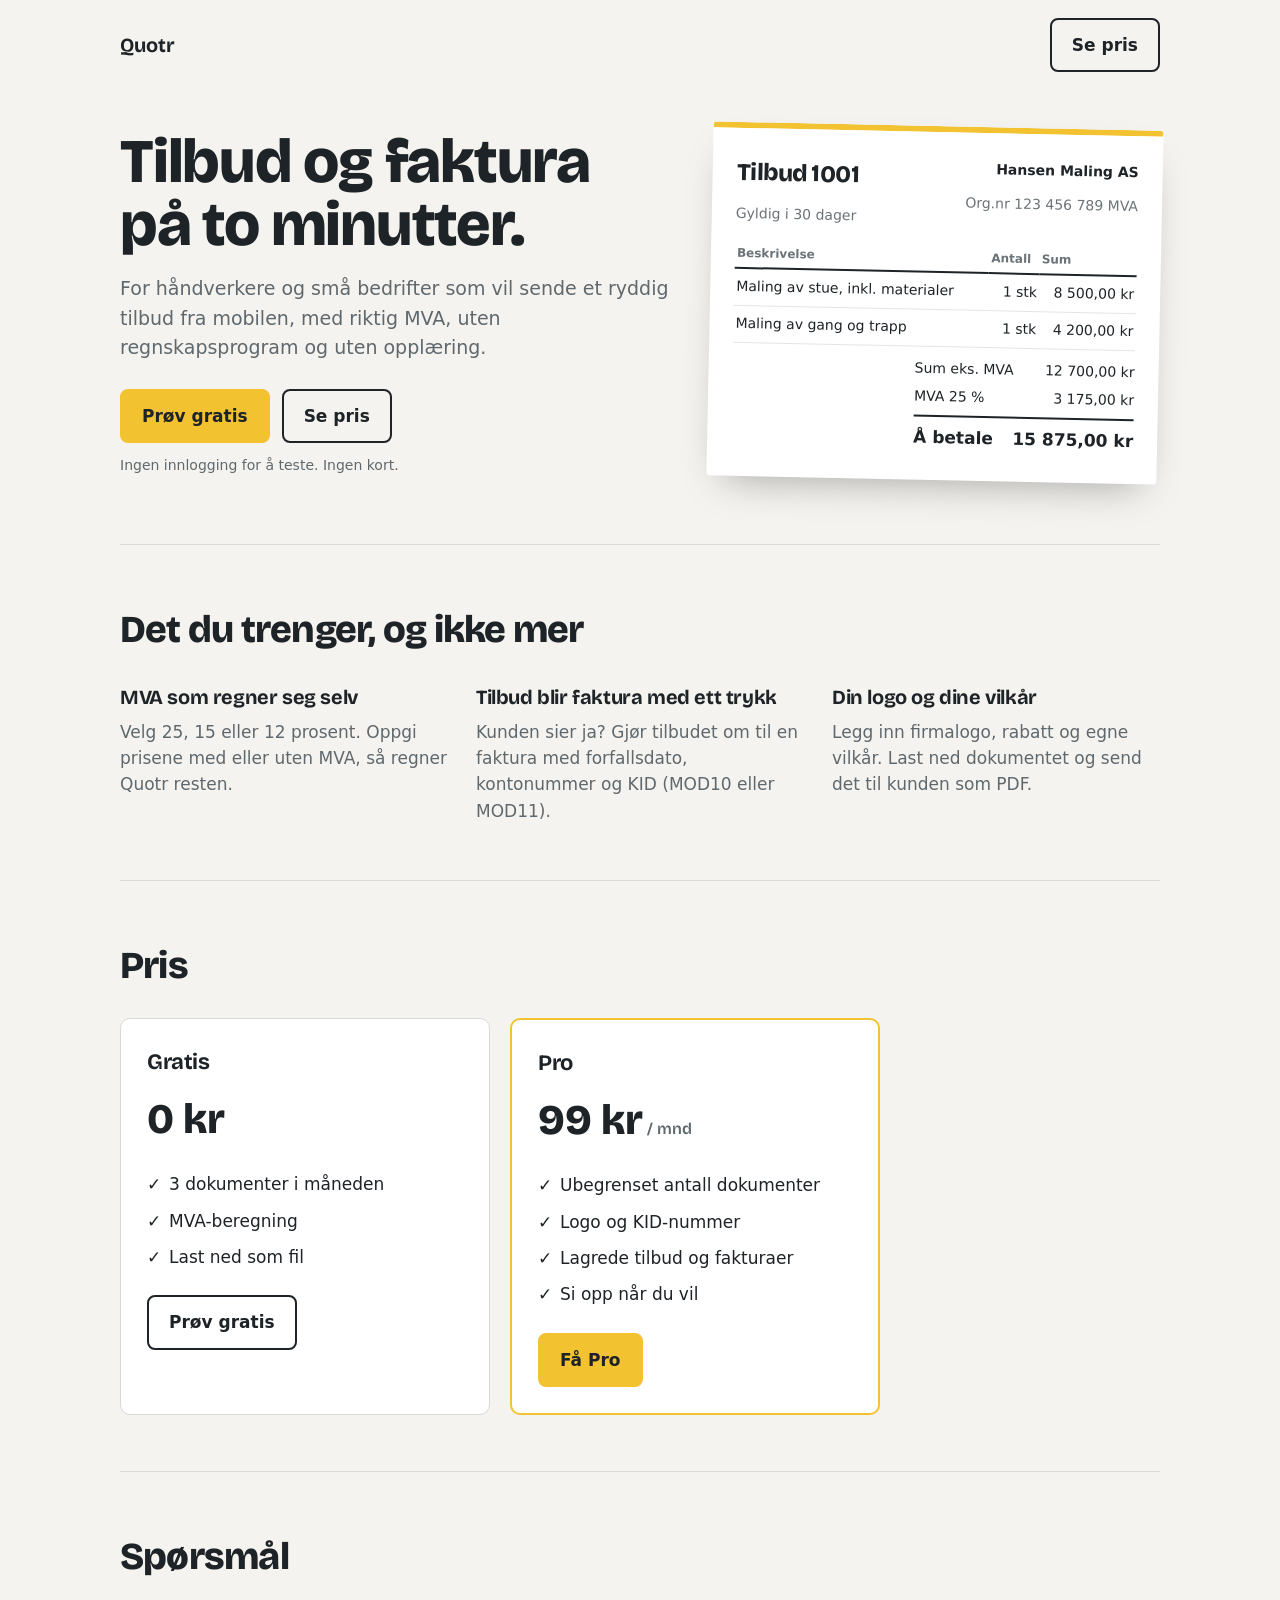
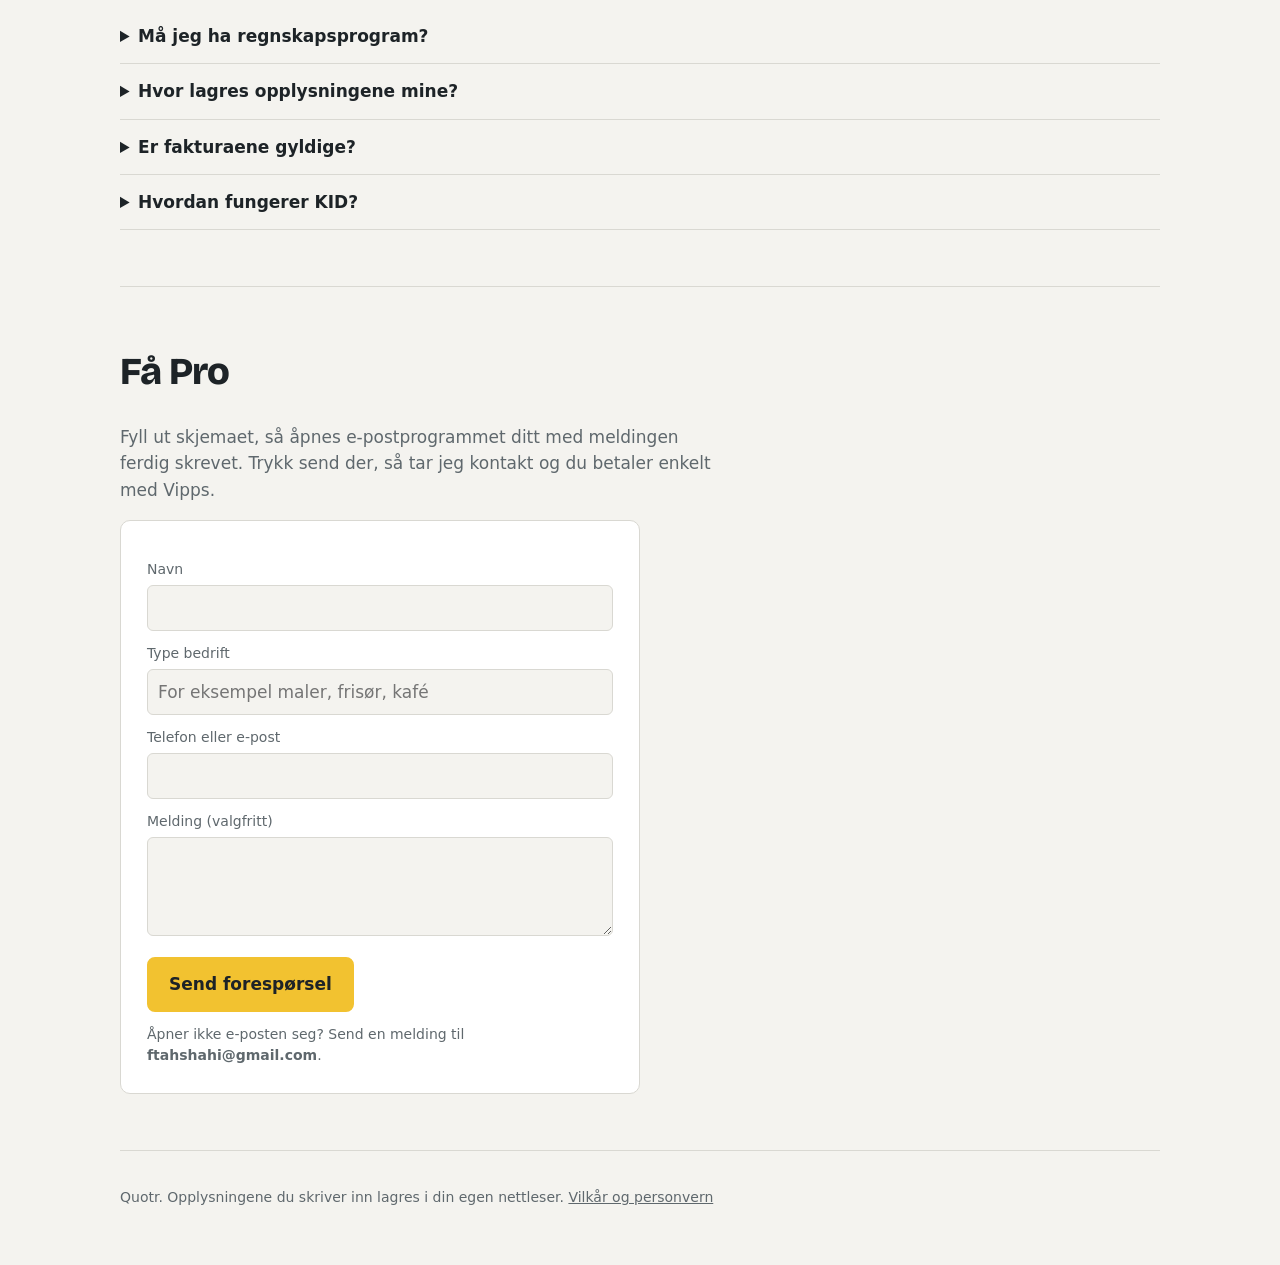
<file: salgsside.html>
<!DOCTYPE html>
<html lang="no">
<head>
<meta charset="utf-8">
<meta name="viewport" content="width=device-width, initial-scale=1, viewport-fit=cover">
<title>Quotr – tilbud og faktura på 2 minutter</title>
<link rel="stylesheet" href="https://fonts.googleapis.com/css2?family=Bricolage+Grotesque:wght@600;800&display=swap">
<style>
:root{--bg:#f4f3ef;--panel:#fff;--ink:#1d2327;--mut:#5f686d;--line:#d9d8d2;--acc:#f2c230;--accink:#1d2327;box-sizing:border-box;padding-top:env(safe-area-inset-top,0px);padding-bottom:env(safe-area-inset-bottom,0px)}
@media (prefers-color-scheme:dark){:root:not([data-theme="light"]){--bg:#171a1c;--panel:#22272a;--ink:#eceae4;--mut:#a0a8ad;--line:#383e42}}
:root[data-theme="dark"]{--bg:#171a1c;--panel:#22272a;--ink:#eceae4;--mut:#a0a8ad;--line:#383e42}
*{box-sizing:border-box}html{scroll-padding-top:env(safe-area-inset-top,0px);scroll-behavior:smooth}
body{margin:0;background:var(--bg);color:var(--ink);font:17px/1.55 system-ui,-apple-system,"Segoe UI",sans-serif}
h1,h2,h3{font-family:"Bricolage Grotesque",system-ui,sans-serif;margin:0;letter-spacing:-.02em}
.w{max-width:1080px;margin:auto;padding:0 20px}
nav{display:flex;justify-content:space-between;align-items:center;padding:18px 0}
nav b{font-family:"Bricolage Grotesque",system-ui,sans-serif;font-size:20px}
.btn{display:inline-block;background:var(--acc);color:var(--accink);border-radius:8px;padding:12px 20px;font-weight:700;text-decoration:none;border:2px solid var(--acc)}
.btn.o{background:transparent;color:var(--ink);border-color:var(--ink)}
.btn:focus-visible,a:focus-visible{outline:3px solid var(--ink);outline-offset:2px}
.hero{display:grid;grid-template-columns:1.1fr .9fr;gap:40px;align-items:center;padding:36px 0 64px}
@media(max-width:820px){.hero{grid-template-columns:1fr}}
h1{font-size:clamp(36px,6vw,62px);font-weight:800;line-height:1.02}
.hero p{color:var(--mut);font-size:19px;max-width:46ch;margin:18px 0 26px}
.cta{display:flex;gap:12px;flex-wrap:wrap}
.hero small{display:block;margin-top:12px;color:var(--mut);font-size:14px}
.doc{background:#fff;color:#1d2327;border-radius:4px;padding:26px 24px;font-size:14px;border-top:6px solid var(--acc);box-shadow:0 18px 40px -18px rgba(0,0,0,.35);transform:rotate(1.2deg)}
@media(max-width:820px){.doc{transform:none}}
.doc .h{display:flex;justify-content:space-between;gap:12px;margin-bottom:14px}
.doc h3{font-size:24px;font-weight:800}
.doc small{color:#6b7378}
.doc table{width:100%;border-collapse:collapse;margin:8px 0}
.doc th{text-align:left;font-size:12px;color:#6b7378;border-bottom:2px solid #1d2327;padding:5px 2px}
.doc td{padding:7px 2px;border-bottom:1px solid #e6e5e0}
.r{text-align:right;white-space:nowrap}
.tot{margin-left:auto;width:220px}.tot div{display:flex;justify-content:space-between;padding:3px 0}
.tot .big{border-top:2px solid #1d2327;margin-top:5px;padding-top:7px;font-weight:800;font-size:17px}
section{padding:56px 0;border-top:1px solid var(--line)}
h2{font-size:clamp(26px,4vw,38px);font-weight:800;margin-bottom:22px}
.feat{display:grid;grid-template-columns:repeat(3,1fr);gap:28px}
@media(max-width:820px){.feat{grid-template-columns:1fr}}
.feat h3{font-size:20px;margin-bottom:6px}.feat p{margin:0;color:var(--mut)}
.price{display:grid;grid-template-columns:repeat(2,minmax(0,1fr));gap:20px;max-width:760px}
@media(max-width:620px){.price{grid-template-columns:1fr}}
.card{background:var(--panel);border:1px solid var(--line);border-radius:10px;padding:26px}
.card.pro{border:2px solid var(--acc)}
.card h3{font-size:22px}.amt{font-family:"Bricolage Grotesque",system-ui,sans-serif;font-size:42px;font-weight:800;margin:8px 0 14px}
.amt span{font-size:16px;font-weight:600;color:var(--mut)}
.card ul{list-style:none;padding:0;margin:0 0 20px}.card li{padding:5px 0 5px 22px;position:relative}
.card li::before{content:"✓";position:absolute;left:0;font-weight:800}
details{border-bottom:1px solid var(--line);padding:14px 0}summary{font-weight:700;cursor:pointer}
details p{color:var(--mut);margin:8px 0 0;max-width:62ch}
label{display:block;font-size:14px;color:var(--mut);margin:12px 0 4px}input,textarea{width:100%;font:inherit;color:var(--ink);background:var(--bg);border:1px solid var(--line);border-radius:6px;padding:9px 10px}input:focus,textarea:focus{outline:3px solid var(--acc)}.hint{font-size:14px;color:var(--mut);margin:12px 0 0}
footer{padding:36px 0 56px;color:var(--mut);font-size:14px;border-top:1px solid var(--line)}
</style>
</head>
<body>
<div class="w">
<nav><b>Quotr</b><a class="btn o" href="#pris">Se pris</a></nav>

<div class="hero">
  <div>
    <h1>Tilbud og faktura på to minutter.</h1>
    <p>For håndverkere og små bedrifter som vil sende et ryddig tilbud fra mobilen, med riktig MVA, uten regnskapsprogram og uten opplæring.</p>
    <div class="cta"><a class="btn" href="https://claude.ai/artifact/L4KUrr1WWBJzBv1vRMBDEv" target="_blank" rel="noopener">Prøv gratis</a><a class="btn o" href="#pris">Se pris</a></div>
    <small>Ingen innlogging for å teste. Ingen kort.</small>
  </div>
  <div class="doc" aria-label="Eksempel på tilbud">
    <div class="h"><div><h3>Tilbud 1001</h3><small>Gyldig i 30 dager</small></div><div class="r"><b>Hansen Maling AS</b><br><small>Org.nr 123 456 789 MVA</small></div></div>
    <table><thead><tr><th>Beskrivelse</th><th class="r">Antall</th><th class="r">Sum</th></tr></thead><tbody>
      <tr><td>Maling av stue, inkl. materialer</td><td class="r">1 stk</td><td class="r">8 500,00 kr</td></tr>
      <tr><td>Maling av gang og trapp</td><td class="r">1 stk</td><td class="r">4 200,00 kr</td></tr>
    </tbody></table>
    <div class="tot"><div><span>Sum eks. MVA</span><span>12 700,00 kr</span></div><div><span>MVA 25 %</span><span>3 175,00 kr</span></div><div class="big"><span>Å betale</span><span>15 875,00 kr</span></div></div>
  </div>
</div>

<section>
  <h2>Det du trenger, og ikke mer</h2>
  <div class="feat">
    <div><h3>MVA som regner seg selv</h3><p>Velg 25, 15 eller 12 prosent. Oppgi prisene med eller uten MVA, så regner Quotr resten.</p></div>
    <div><h3>Tilbud blir faktura med ett trykk</h3><p>Kunden sier ja? Gjør tilbudet om til en faktura med forfallsdato, kontonummer og KID (MOD10 eller MOD11).</p></div>
    <div><h3>Din logo og dine vilkår</h3><p>Legg inn firmalogo, rabatt og egne vilkår. Last ned dokumentet og send det til kunden som PDF.</p></div>
  </div>
</section>

<section id="pris">
  <h2>Pris</h2>
  <div class="price">
    <div class="card"><h3>Gratis</h3><div class="amt">0 kr</div>
      <ul><li>3 dokumenter i måneden</li><li>MVA-beregning</li><li>Last ned som fil</li></ul>
      <a class="btn o" href="https://claude.ai/artifact/L4KUrr1WWBJzBv1vRMBDEv" target="_blank" rel="noopener">Prøv gratis</a></div>
    <div class="card pro"><h3>Pro</h3><div class="amt">99 kr<span> / mnd</span></div>
      <ul><li>Ubegrenset antall dokumenter</li><li>Logo og KID-nummer</li><li>Lagrede tilbud og fakturaer</li><li>Si opp når du vil</li></ul>
      <a class="btn" href="#kontakt">Få Pro</a></div>
  </div>
</section>

<section>
  <h2>Spørsmål</h2>
  <details><summary>Må jeg ha regnskapsprogram?</summary><p>Nei. Quotr er et enkelt verktøy for å lage tilbud og faktura. Du kan bruke det ved siden av regnskapsprogrammet du har, eller uten.</p></details>
  <details><summary>Hvor lagres opplysningene mine?</summary><p>I nettleseren din, på din egen enhet. Bytter du telefon eller tømmer nettleseren, kan lagrede dokumenter forsvinne, så last ned viktige fakturaer.</p></details>
  <details><summary>Er fakturaene gyldige?</summary><p>Malen er laget for vanlige norske tilbud og fakturaer med MVA. Du er selv ansvarlig for at innholdet stemmer, og bør spørre regnskapsføreren din hvis du er usikker.</p></details>
  <details><summary>Hvordan fungerer KID?</summary><p>Du trenger en KID-avtale med banken din. Velg MOD10 eller MOD11 etter hva banken godtar, så lager Quotr nummeret ut fra fakturanummeret.</p></details>
</section>

<section id="kontakt">
  <h2>Få Pro</h2>
  <p style="max-width:56ch;color:var(--mut)">Fyll ut skjemaet, så åpnes e-postprogrammet ditt med meldingen ferdig skrevet. Trykk send der, så tar jeg kontakt og du betaler enkelt med Vipps.</p>
  <div class="card" style="max-width:520px">
    <label for="n">Navn</label><input id="n" autocomplete="name">
    <label for="b">Type bedrift</label><input id="b" placeholder="For eksempel maler, frisør, kafé">
    <label for="t">Telefon eller e-post</label><input id="t" autocomplete="tel">
    <label for="m">Melding (valgfritt)</label><textarea id="m" rows="3"></textarea>
    <a class="btn" id="send" href="mailto:ftahshahi@gmail.com" target="_blank" rel="noopener" style="margin-top:14px">Send forespørsel</a>
    <p class="hint">Åpner ikke e-posten seg? Send en melding til <b>ftahshahi@gmail.com</b>.</p>
  </div>
</section>
<footer>Quotr. Opplysningene du skriver inn lagres i din egen nettleser. <a href="https://claude.ai/artifact/4ejVyZ3BKPWQknSrwa362d" target="_blank" rel="noopener" style="color:inherit">Vilkår og personvern</a></footer>
</div>
<script>
(function(){var g=function(i){return document.getElementById(i)};
function upd(){var body="Navn: "+g("n").value+"\nBedrift: "+g("b").value+"\nTelefon/e-post: "+g("t").value+"\n\n"+g("m").value;
g("send").href="mailto:ftahshahi@gmail.com?subject="+encodeURIComponent("Ønsker Quotr Pro")+"&body="+encodeURIComponent(body)}
["n","b","t","m"].forEach(function(i){g(i).addEventListener("input",upd)});upd()})();
</script>
</body>
</html>
</file>
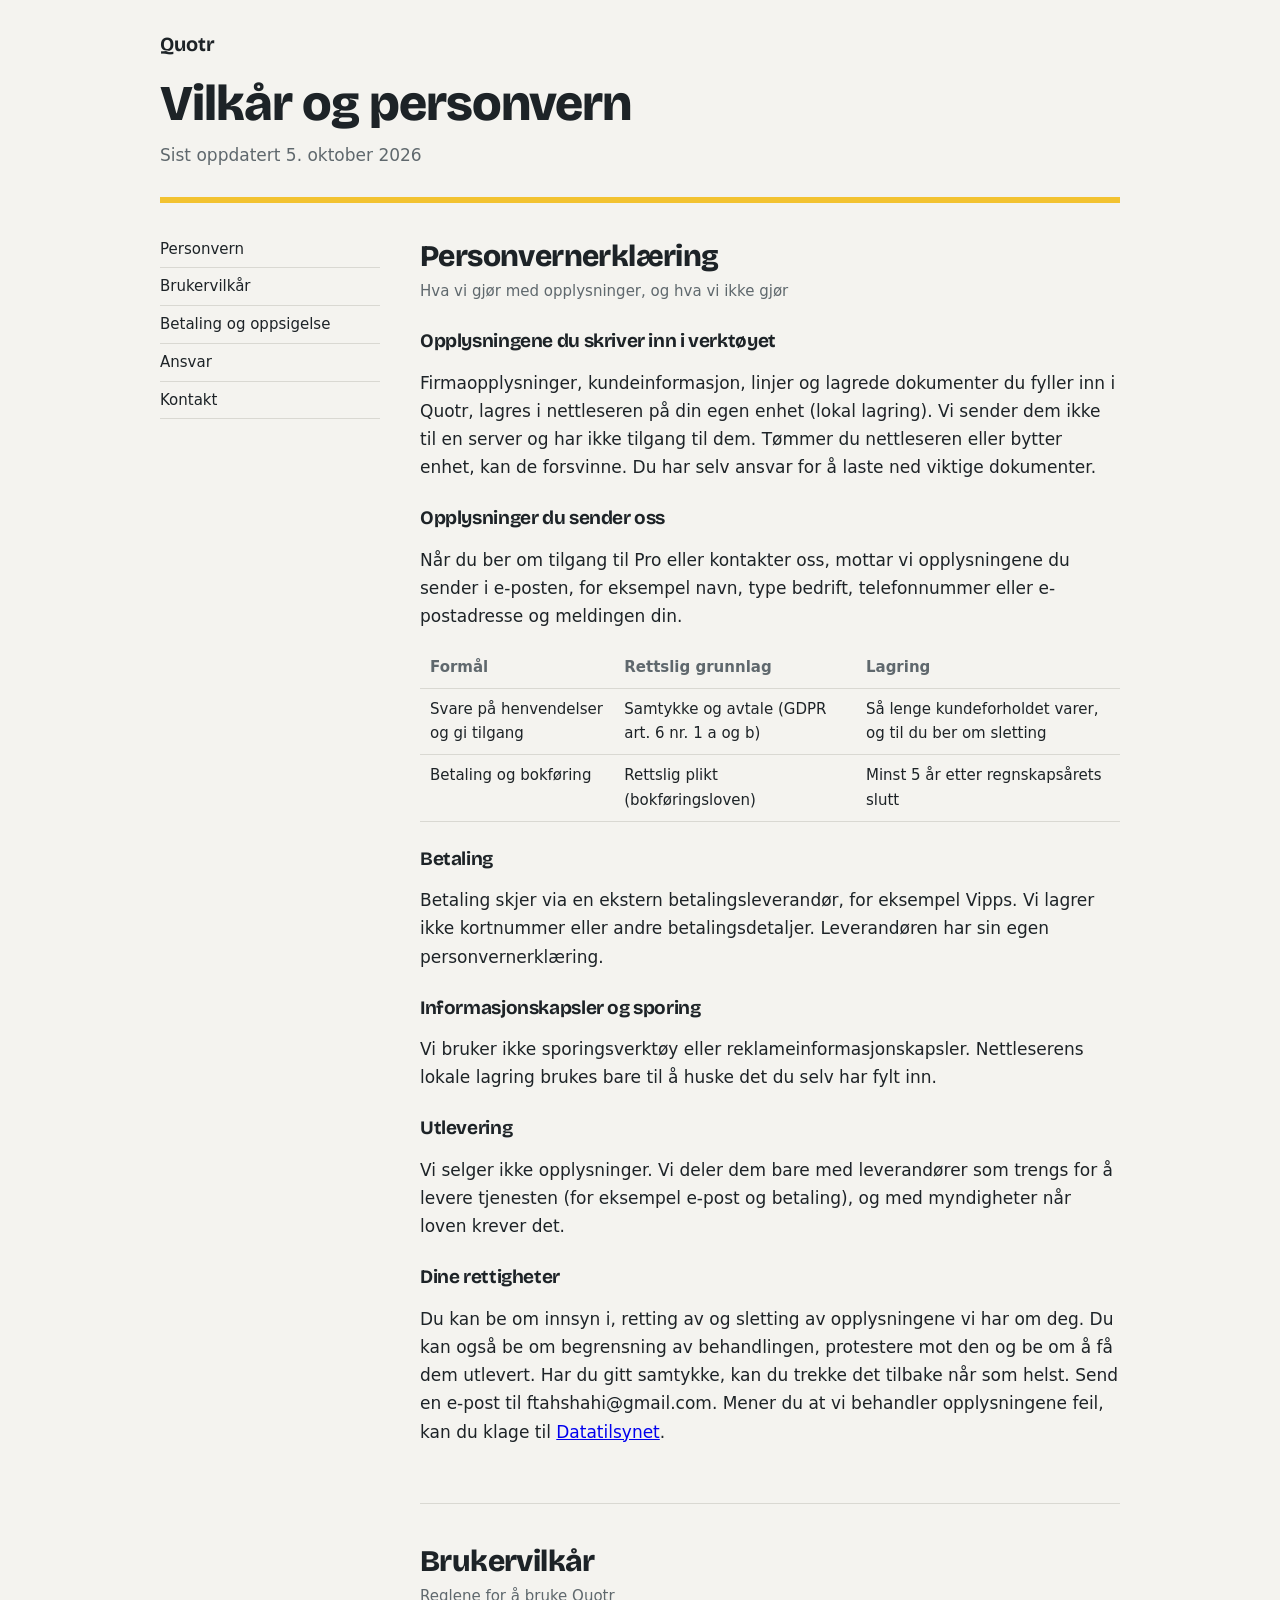
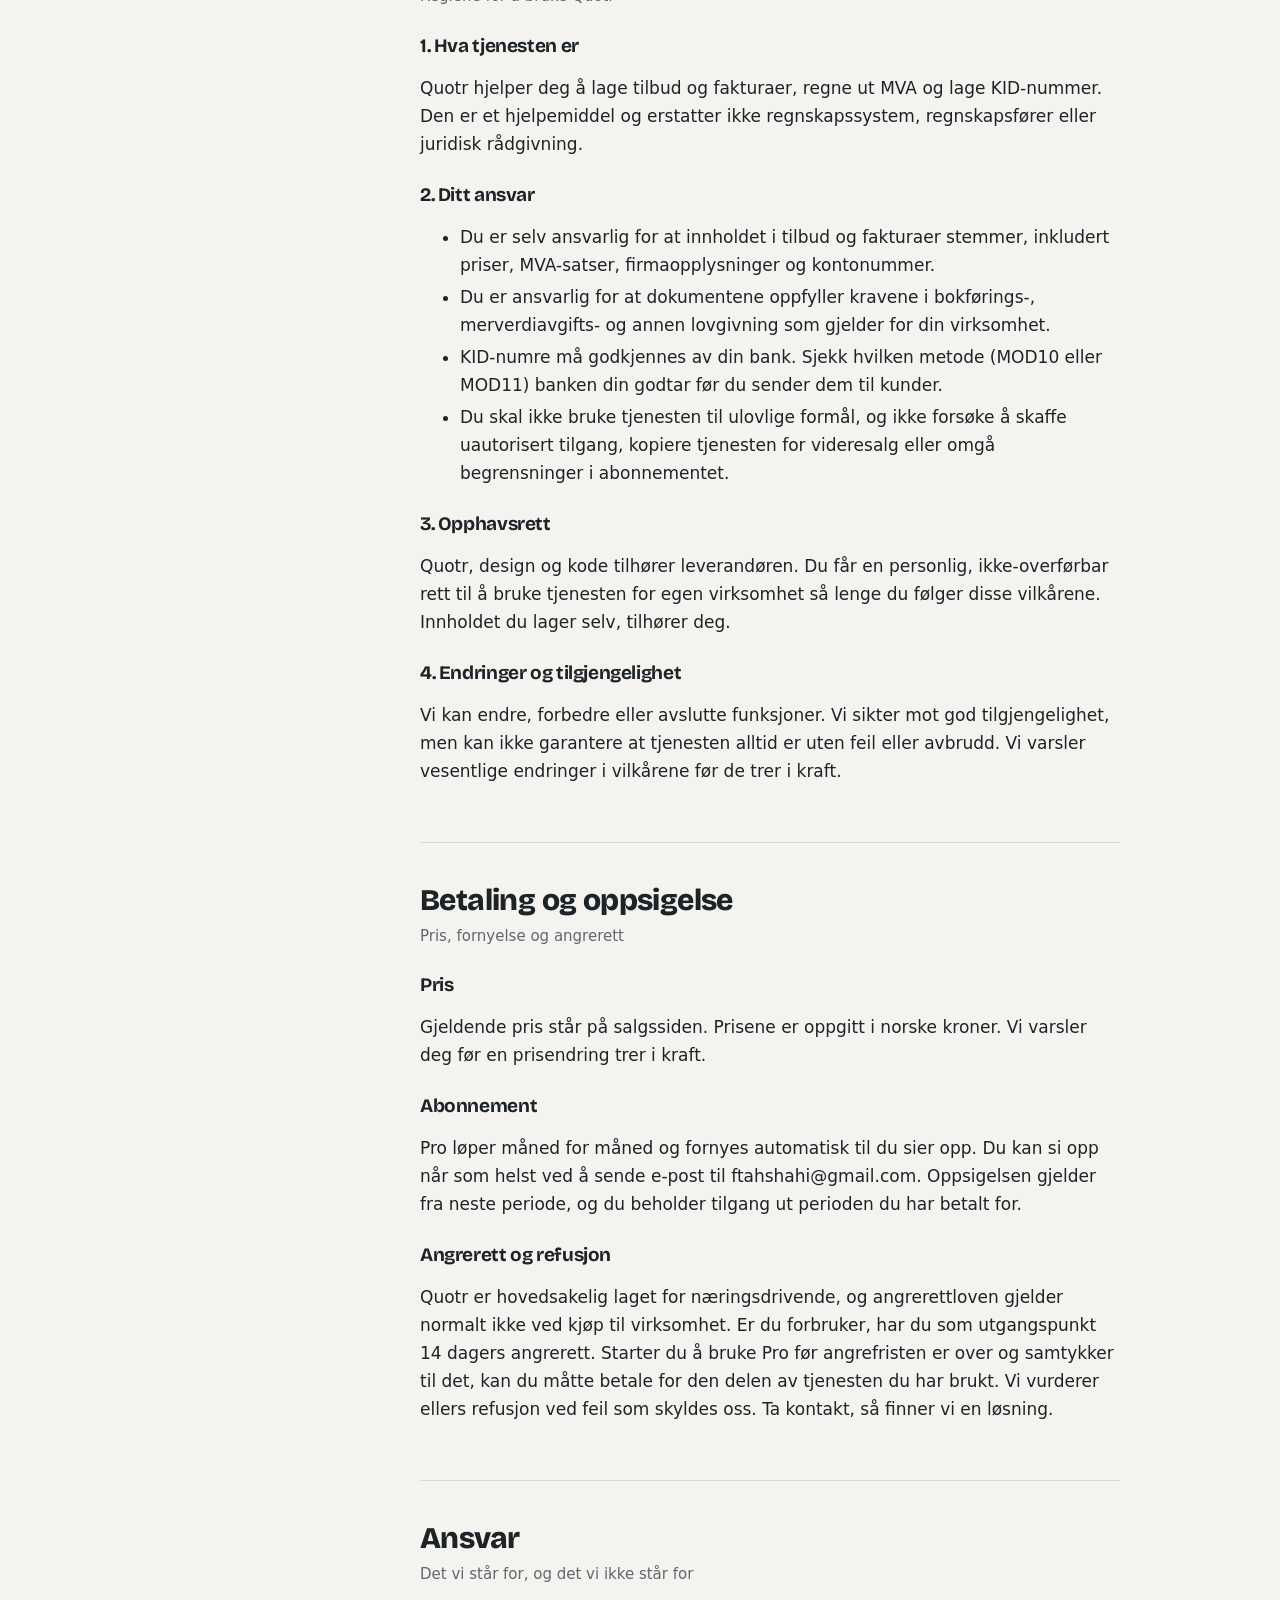
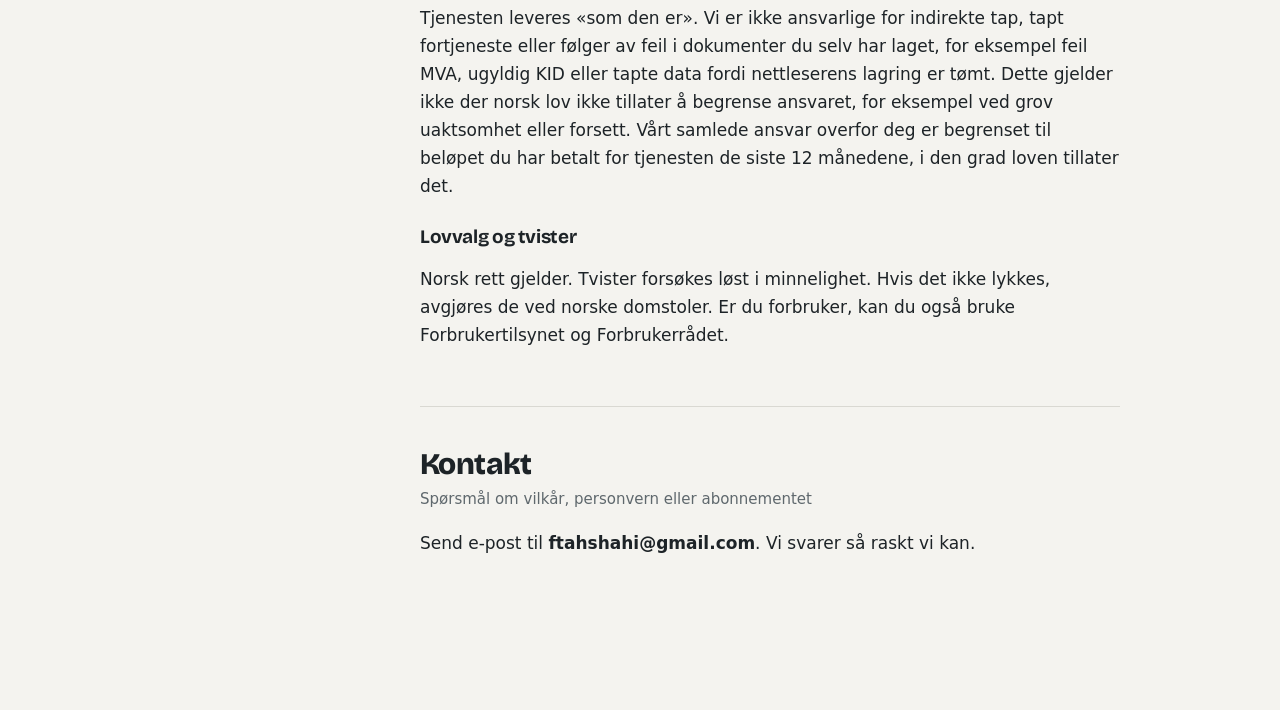
<file: vilkar.html>
<!DOCTYPE html>
<html lang="no">
<head>
<meta charset="utf-8">
<meta name="viewport" content="width=device-width, initial-scale=1, viewport-fit=cover">
<title>Vilkår og personvern – Quotr</title>
<link rel="stylesheet" href="https://fonts.googleapis.com/css2?family=Bricolage+Grotesque:wght@600;800&display=swap">
<style>
:root{--bg:#f4f3ef;--panel:#fff;--ink:#1d2327;--mut:#5f686d;--line:#d9d8d2;--acc:#f2c230;--mark:#fff3c4;box-sizing:border-box;padding-top:env(safe-area-inset-top,0px);padding-bottom:env(safe-area-inset-bottom,0px)}
@media (prefers-color-scheme:dark){:root:not([data-theme="light"]){--bg:#171a1c;--panel:#22272a;--ink:#eceae4;--mut:#a0a8ad;--line:#383e42;--mark:#4a3f14}}
:root[data-theme="dark"]{--bg:#171a1c;--panel:#22272a;--ink:#eceae4;--mut:#a0a8ad;--line:#383e42;--mark:#4a3f14}
*{box-sizing:border-box}html{scroll-padding-top:calc(16px + env(safe-area-inset-top,0px));scroll-behavior:smooth}
body{margin:0;background:var(--bg);color:var(--ink);font:17px/1.65 system-ui,-apple-system,"Segoe UI",sans-serif}
h1,h2,h3{font-family:"Bricolage Grotesque",system-ui,sans-serif;letter-spacing:-.02em;line-height:1.15}
.w{max-width:1000px;margin:auto;padding:0 20px 64px}
header{padding:28px 0 8px;border-bottom:6px solid var(--acc);margin-bottom:28px}
header b{font-family:"Bricolage Grotesque",system-ui,sans-serif;font-size:20px}
h1{font-size:clamp(32px,5vw,50px);font-weight:800;margin:14px 0 8px}
header p{color:var(--mut);margin:0 0 20px}
.grid{display:grid;grid-template-columns:220px minmax(0,1fr);gap:40px;align-items:start}
@media(max-width:800px){.grid{grid-template-columns:1fr;gap:16px}}
.toc{position:sticky;top:calc(16px + env(safe-area-inset-top,0px));font-size:15px}
@media(max-width:800px){.toc{position:static}}
.toc a{display:block;padding:6px 0;color:var(--ink);text-decoration:none;border-bottom:1px solid var(--line)}
.toc a:hover{text-decoration:underline}
a:focus-visible{outline:3px solid var(--acc);outline-offset:2px}
article{max-width:68ch}
h2{font-size:30px;font-weight:800;margin:0 0 6px}
h3{font-size:19px;margin:26px 0 4px}
section{padding:8px 0 40px;border-bottom:1px solid var(--line);margin-bottom:32px}
section:last-child{border:0}
p,li{color:var(--ink)}li{margin:4px 0}
.d{color:var(--mut);font-size:15px;margin:0 0 14px}
mark{background:var(--mark);color:var(--ink);padding:1px 4px;border-radius:3px}
.note{background:var(--panel);border:1px solid var(--line);border-left:5px solid var(--acc);padding:12px 16px;border-radius:6px;font-size:15px;color:var(--mut)}
table{border-collapse:collapse;width:100%;font-size:15px;margin:10px 0}
th,td{text-align:left;padding:8px 10px;border-bottom:1px solid var(--line);vertical-align:top}
th{color:var(--mut);font-weight:600}
</style>
</head>
<body>
<div class="w">
<header>
  <b>Quotr</b>
  <h1>Vilkår og personvern</h1>
  <p>Sist oppdatert 5. oktober 2026</p>
</header>

<div class="grid">
<nav class="toc" aria-label="Innhold">
  <a href="#personvern">Personvern</a>
  <a href="#vilkar">Brukervilkår</a>
  <a href="#betaling">Betaling og oppsigelse</a>
  <a href="#ansvar">Ansvar</a>
  <a href="#kontakt">Kontakt</a>
</nav>

<article>
<section id="personvern">
  <h2>Personvernerklæring</h2>
  <p class="d">Hva vi gjør med opplysninger, og hva vi ikke gjør</p>

  <h3>Opplysningene du skriver inn i verktøyet</h3>
  <p>Firmaopplysninger, kundeinformasjon, linjer og lagrede dokumenter du fyller inn i Quotr, lagres i nettleseren på din egen enhet (lokal lagring). Vi sender dem ikke til en server og har ikke tilgang til dem. Tømmer du nettleseren eller bytter enhet, kan de forsvinne. Du har selv ansvar for å laste ned viktige dokumenter.</p>

  <h3>Opplysninger du sender oss</h3>
  <p>Når du ber om tilgang til Pro eller kontakter oss, mottar vi opplysningene du sender i e-posten, for eksempel navn, type bedrift, telefonnummer eller e-postadresse og meldingen din.</p>
  <table>
    <tr><th>Formål</th><th>Rettslig grunnlag</th><th>Lagring</th></tr>
    <tr><td>Svare på henvendelser og gi tilgang</td><td>Samtykke og avtale (GDPR art. 6 nr. 1 a og b)</td><td>Så lenge kundeforholdet varer, og til du ber om sletting</td></tr>
    <tr><td>Betaling og bokføring</td><td>Rettslig plikt (bokføringsloven)</td><td>Minst 5 år etter regnskapsårets slutt</td></tr>
  </table>

  <h3>Betaling</h3>
  <p>Betaling skjer via en ekstern betalingsleverandør, for eksempel Vipps. Vi lagrer ikke kortnummer eller andre betalingsdetaljer. Leverandøren har sin egen personvernerklæring.</p>

  <h3>Informasjonskapsler og sporing</h3>
  <p>Vi bruker ikke sporingsverktøy eller reklameinformasjonskapsler. Nettleserens lokale lagring brukes bare til å huske det du selv har fylt inn.</p>

  <h3>Utlevering</h3>
  <p>Vi selger ikke opplysninger. Vi deler dem bare med leverandører som trengs for å levere tjenesten (for eksempel e-post og betaling), og med myndigheter når loven krever det.</p>

  <h3>Dine rettigheter</h3>
  <p>Du kan be om innsyn i, retting av og sletting av opplysningene vi har om deg. Du kan også be om begrensning av behandlingen, protestere mot den og be om å få dem utlevert. Har du gitt samtykke, kan du trekke det tilbake når som helst. Send en e-post til ftahshahi@gmail.com. Mener du at vi behandler opplysningene feil, kan du klage til <a href="https://www.datatilsynet.no" target="_blank" rel="noopener">Datatilsynet</a>.</p>
</section>

<section id="vilkar">
  <h2>Brukervilkår</h2>
  <p class="d">Reglene for å bruke Quotr</p>

  <h3>1. Hva tjenesten er</h3>
  <p>Quotr hjelper deg å lage tilbud og fakturaer, regne ut MVA og lage KID-nummer. Den er et hjelpemiddel og erstatter ikke regnskapssystem, regnskapsfører eller juridisk rådgivning.</p>

  <h3>2. Ditt ansvar</h3>
  <ul>
    <li>Du er selv ansvarlig for at innholdet i tilbud og fakturaer stemmer, inkludert priser, MVA-satser, firmaopplysninger og kontonummer.</li>
    <li>Du er ansvarlig for at dokumentene oppfyller kravene i bokførings-, merverdiavgifts- og annen lovgivning som gjelder for din virksomhet.</li>
    <li>KID-numre må godkjennes av din bank. Sjekk hvilken metode (MOD10 eller MOD11) banken din godtar før du sender dem til kunder.</li>
    <li>Du skal ikke bruke tjenesten til ulovlige formål, og ikke forsøke å skaffe uautorisert tilgang, kopiere tjenesten for videresalg eller omgå begrensninger i abonnementet.</li>
  </ul>

  <h3>3. Opphavsrett</h3>
  <p>Quotr, design og kode tilhører leverandøren. Du får en personlig, ikke-overførbar rett til å bruke tjenesten for egen virksomhet så lenge du følger disse vilkårene. Innholdet du lager selv, tilhører deg.</p>

  <h3>4. Endringer og tilgjengelighet</h3>
  <p>Vi kan endre, forbedre eller avslutte funksjoner. Vi sikter mot god tilgjengelighet, men kan ikke garantere at tjenesten alltid er uten feil eller avbrudd. Vi varsler vesentlige endringer i vilkårene før de trer i kraft.</p>
</section>

<section id="betaling">
  <h2>Betaling og oppsigelse</h2>
  <p class="d">Pris, fornyelse og angrerett</p>

  <h3>Pris</h3>
  <p>Gjeldende pris står på salgssiden. Prisene er oppgitt i norske kroner. Vi varsler deg før en prisendring trer i kraft.</p>

  <h3>Abonnement</h3>
  <p>Pro løper måned for måned og fornyes automatisk til du sier opp. Du kan si opp når som helst ved å sende e-post til ftahshahi@gmail.com. Oppsigelsen gjelder fra neste periode, og du beholder tilgang ut perioden du har betalt for.</p>

  <h3>Angrerett og refusjon</h3>
  <p>Quotr er hovedsakelig laget for næringsdrivende, og angrerettloven gjelder normalt ikke ved kjøp til virksomhet. Er du forbruker, har du som utgangspunkt 14 dagers angrerett. Starter du å bruke Pro før angrefristen er over og samtykker til det, kan du måtte betale for den delen av tjenesten du har brukt. Vi vurderer ellers refusjon ved feil som skyldes oss. Ta kontakt, så finner vi en løsning.</p>
</section>

<section id="ansvar">
  <h2>Ansvar</h2>
  <p class="d">Det vi står for, og det vi ikke står for</p>
  <p>Tjenesten leveres «som den er». Vi er ikke ansvarlige for indirekte tap, tapt fortjeneste eller følger av feil i dokumenter du selv har laget, for eksempel feil MVA, ugyldig KID eller tapte data fordi nettleserens lagring er tømt. Dette gjelder ikke der norsk lov ikke tillater å begrense ansvaret, for eksempel ved grov uaktsomhet eller forsett. Vårt samlede ansvar overfor deg er begrenset til beløpet du har betalt for tjenesten de siste 12 månedene, i den grad loven tillater det.</p>
  <h3>Lovvalg og tvister</h3>
  <p>Norsk rett gjelder. Tvister forsøkes løst i minnelighet. Hvis det ikke lykkes, avgjøres de ved norske domstoler. Er du forbruker, kan du også bruke Forbrukertilsynet og Forbrukerrådet.</p>
</section>

<section id="kontakt">
  <h2>Kontakt</h2>
  <p class="d">Spørsmål om vilkår, personvern eller abonnementet</p>
  <p>Send e-post til <b>ftahshahi@gmail.com</b>. Vi svarer så raskt vi kan.</p>
</section>
</article>
</div>
</div>
</body>
</html>
</file>
